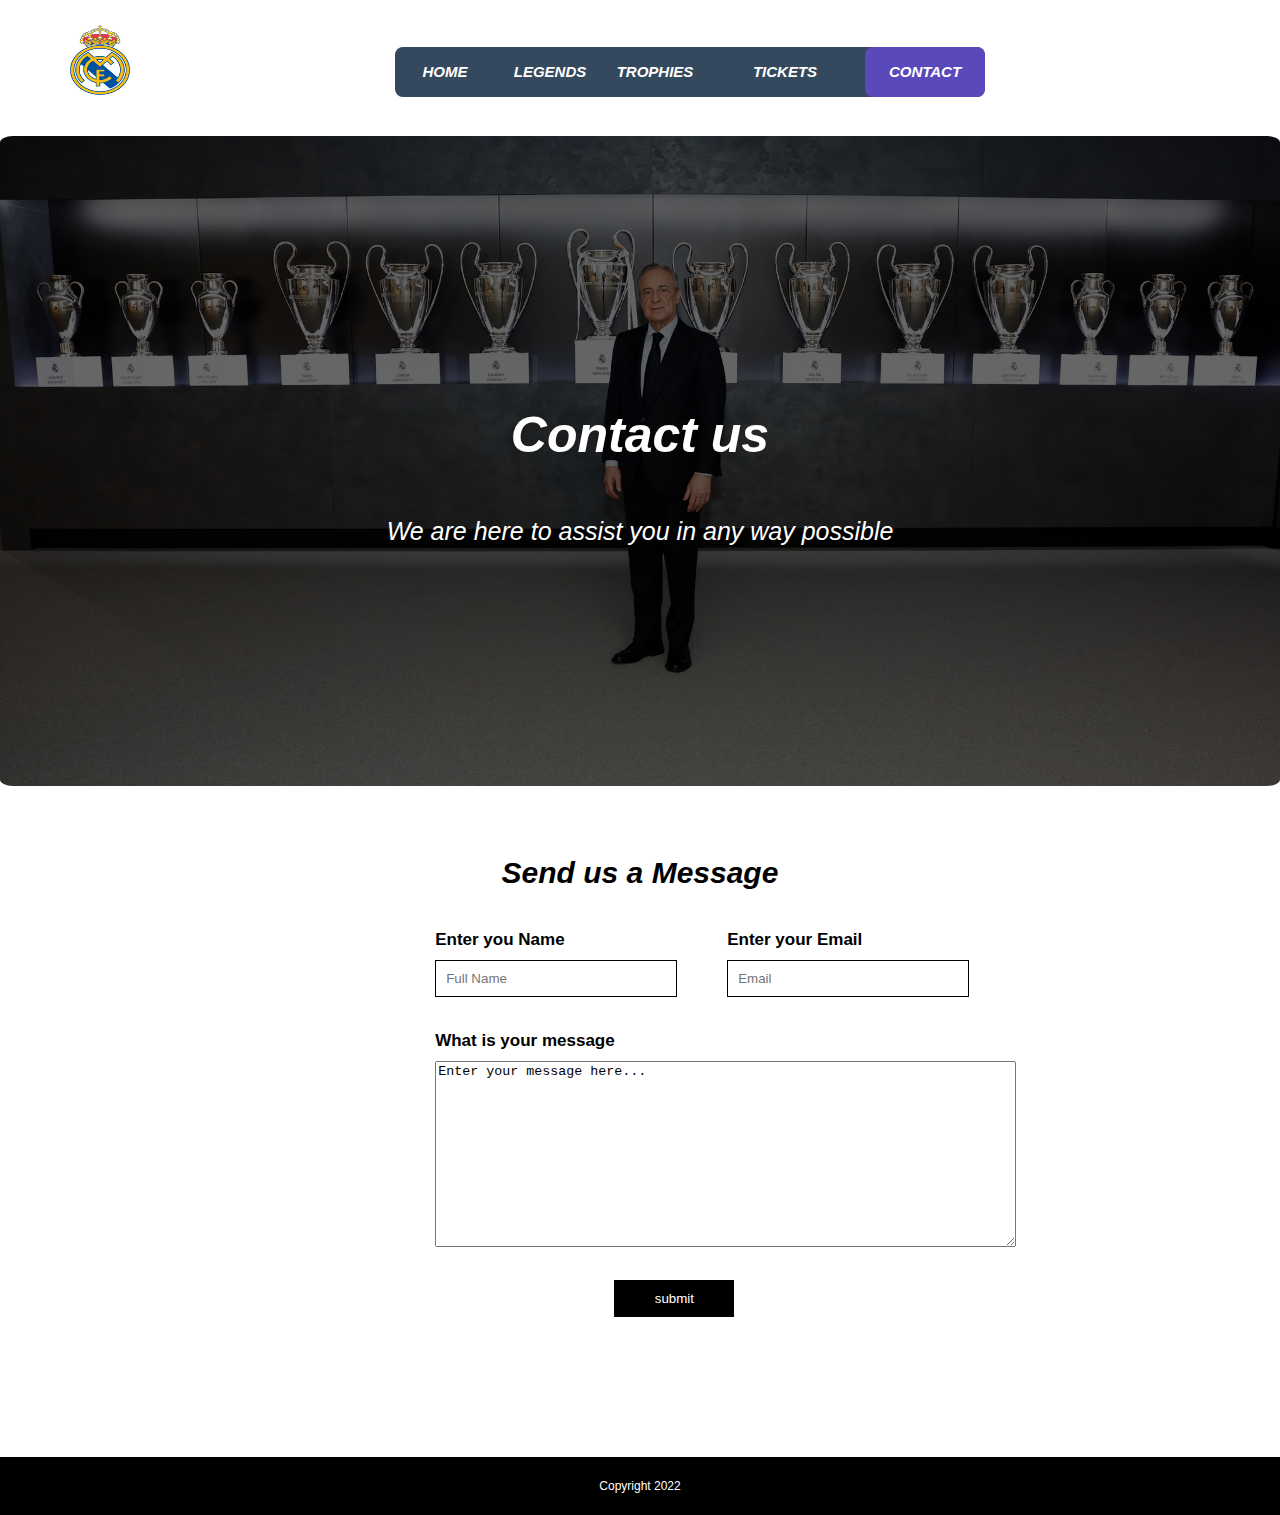
<file: HTML CSS/Contact us/index.html>
<!DOCTYPE html>
<html lang="en">
<head>
    <meta charset="UTF-8">
    <meta http-equiv="X-UA-Compatible" content="IE=edge">
    <meta name="viewport" content="width=device-width, initial-scale=1.0">
    <link rel="stylesheet" href="contact.css">
    <link rel="icon" type="image/x-icon" href="../homepage/Real-Madrid-icon.png">                     
    <title>Contact us</title>
    <script src="https://ajax.googleapis.com/ajax/libs/jquery/3.6.1/jquery.min.js"></script>
    <script>
        $(function () {
  $('nav a').filter(function () {
    return this.href === location.href;
  }).addClass('active');
});
    </script>
</head>
<body>
    <h1><div class="container">
        <a href="../homepage/index.html"><img class="real" src="../homepage/Real_madrid_logo_PNG1.png" alt=""></a>
        <nav>
            
            <a href="../homepage/index.html">Home</a>
            <a href="../Legends/index.html">Legends</a>
            <a href="../Trophies/index.html"a>Trophies</a>
            <a href="../Tickets/ticket/index.html">Tickets</a>
            <a href="index.html">Contact</a>
            <div class="animation start-home"></div>
        </nav></div></h1>
        <div class="hero">
            <h1 class="contact">Contact us</h1>
            <p>We are here to assist you in any way possible</p>
        </div>
        <div class="contact">
            <h1>Send us a Message</h1>
            <div class="contact_us">
                <form action="../homepage/index.html">
                    <div class="name_email">
                    <div class="name"><label for="name">Enter you Name</label><br>
                    <input id="name" type="text" name="name" placeholder="Full Name" required><br></div>
                    <div class="email"><label class="labell" for="email">Enter your Email</label><br>
                    <input id="email" type="email" name="email" placeholder="Email" required></div></div>
                    <br>
                    <label for="text">What is your message</label><br>
                    <textarea rows = "12" cols = "70" name = "description">Enter your message here...</textarea><br>
                    <input  class="soumettre" type = "submit" value = "submit" />
                </form>
            </div>
        </div>
    
        <div class="copyright">
            <p>Copyright 2022</p>
        </div>

</body>
</html>
</file>
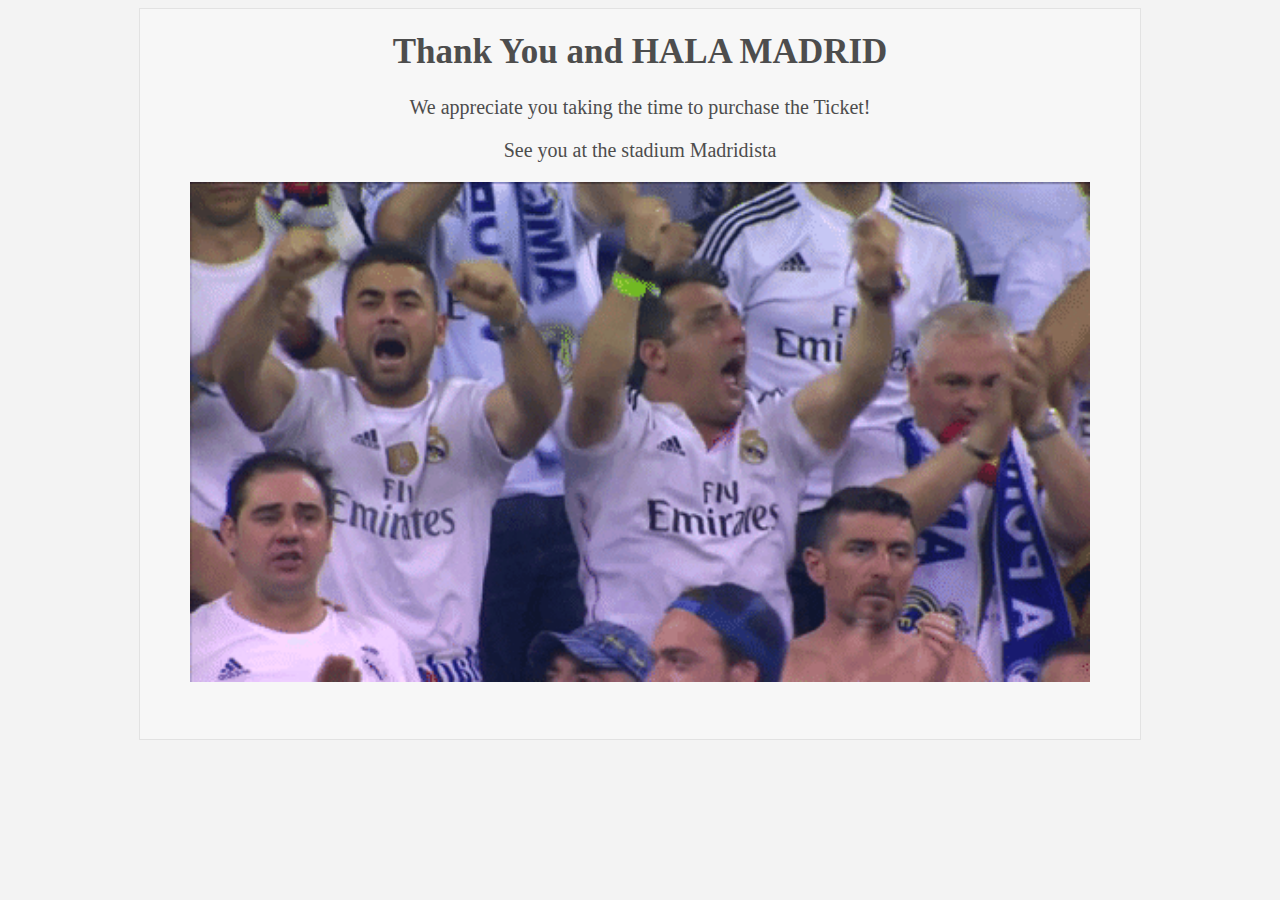
<file: HTML CSS/Tickets/index.html>
<!DOCTYPE html>
<html>
    <head>
        <title>Thank You Page</title>
        <link rel="stylesheet" href="Thankyou.css">
        <link rel="icon" type="image/x-icon" href="../homepage/Real-Madrid-icon.png">

    </head>
    <body>
        <div class="container">
            <h1>Thank You and HALA MADRID</h1>
            <p>We appreciate you taking the time to purchase the Ticket!</p>
            <p>See you at the stadium Madridista</p>
            <img src="./blancosksa-dy1ns.gif" alt="">
            
        </div>
    </body>
</html>
</file>
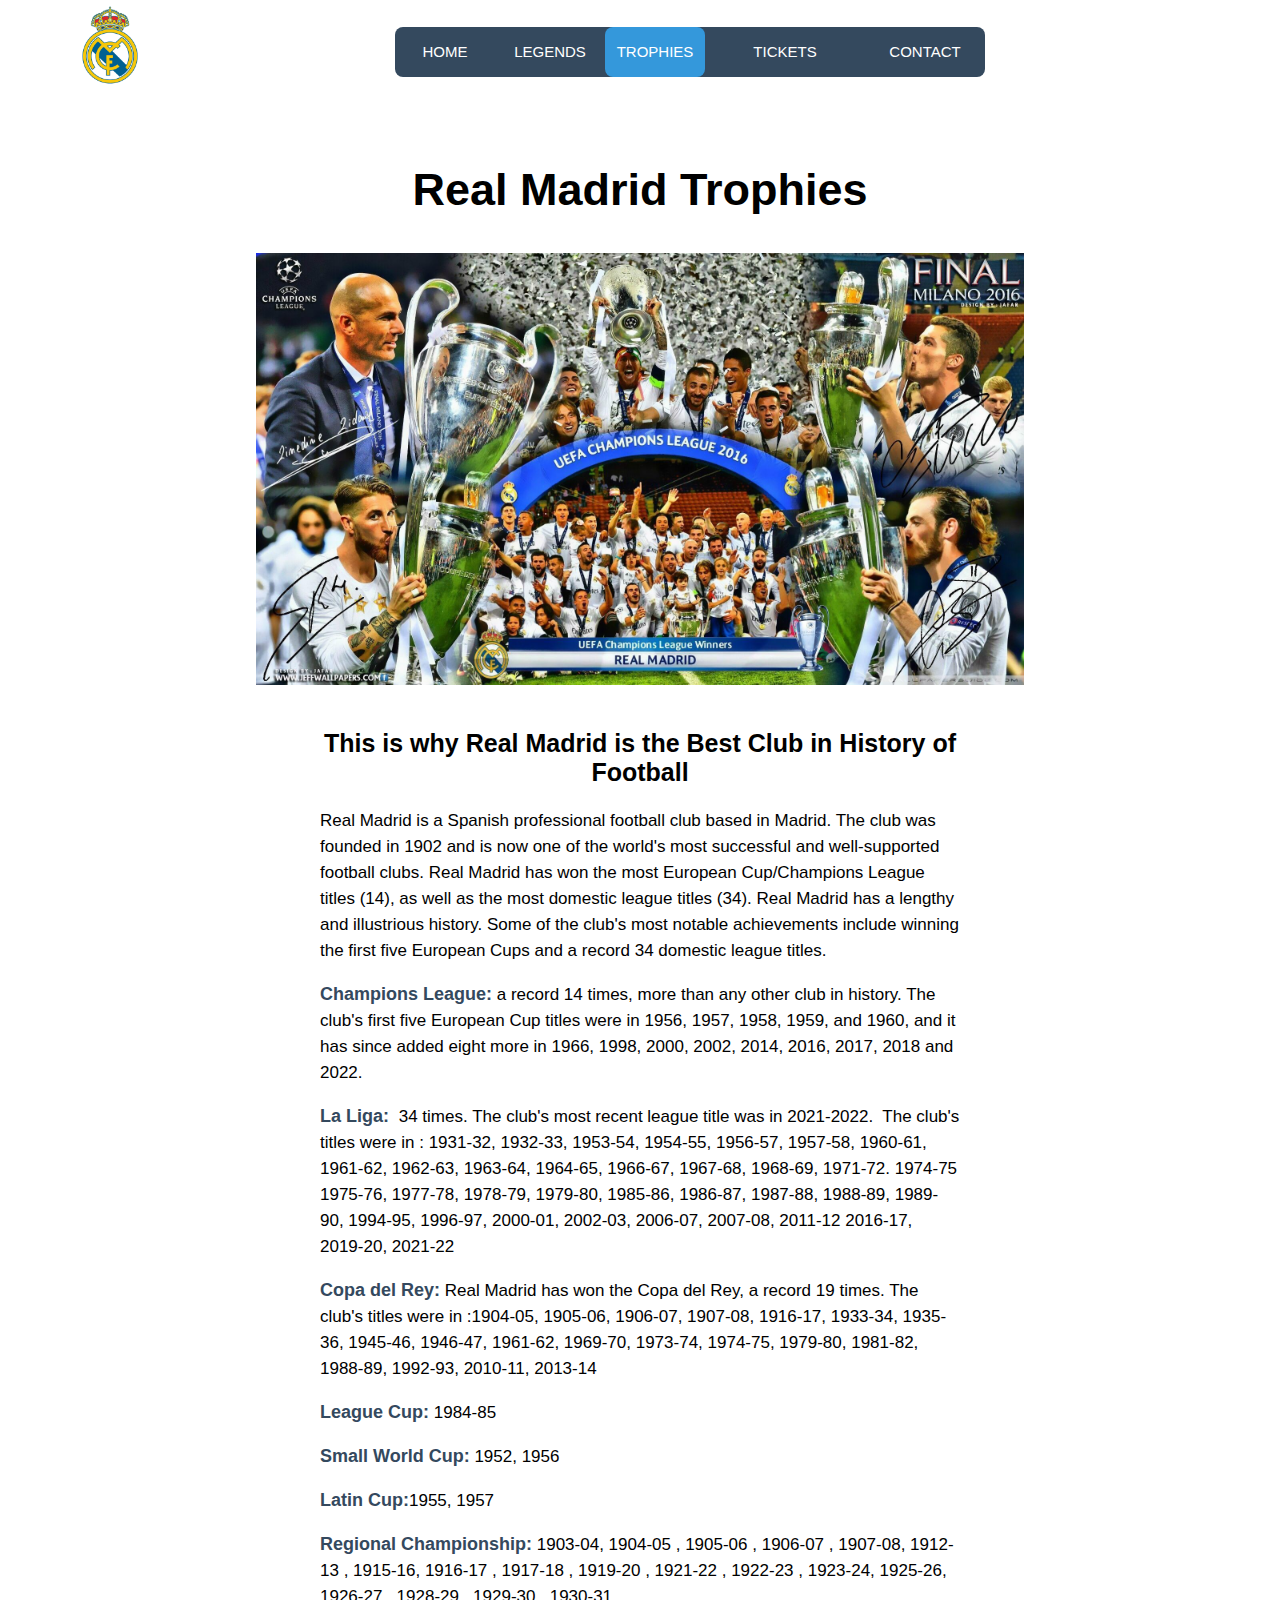
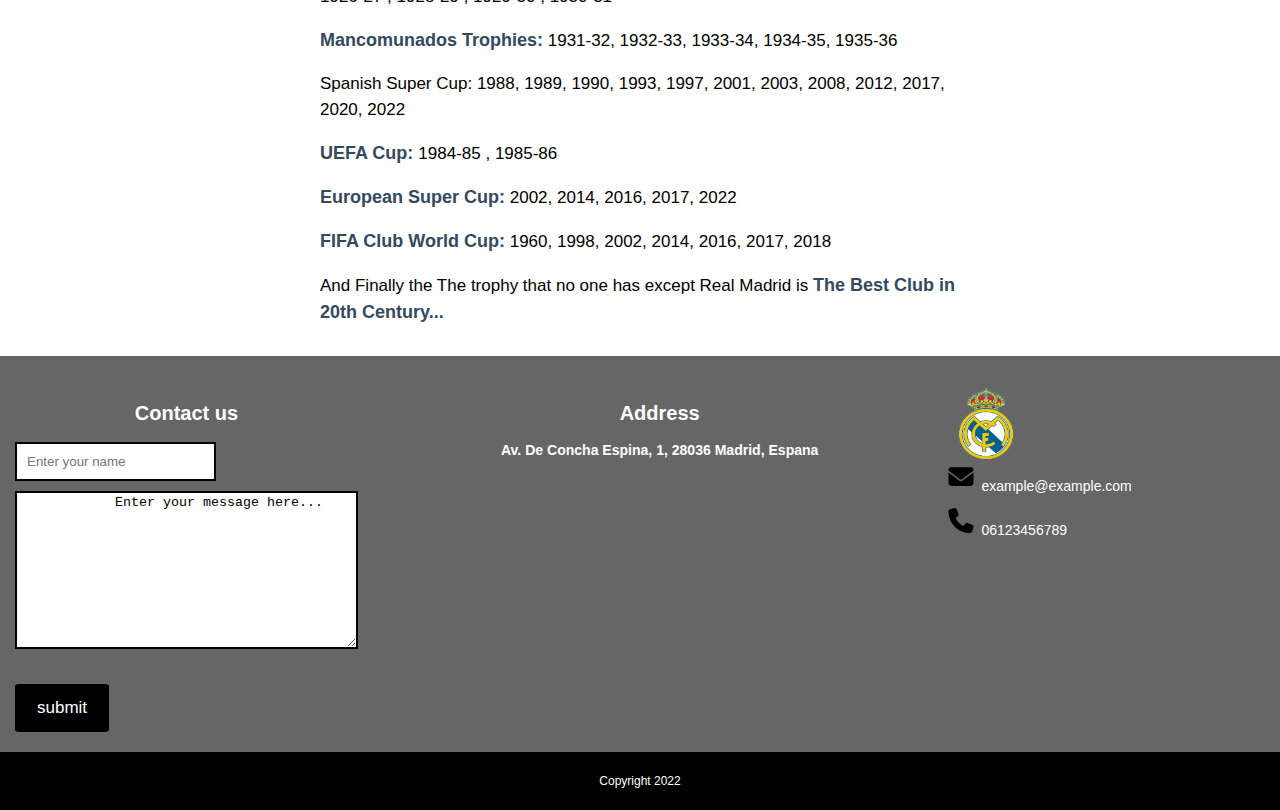
<file: HTML CSS/Trophies/index.html>
<!DOCTYPE html>
<html lang="en">
<head>
    <meta charset="UTF-8">
    <meta http-equiv="X-UA-Compatible" content="IE=edge">
    <meta name="viewport" content="width=device-width, initial-scale=1.0">
    <link rel="stylesheet" href="trophy.css">
    <link rel="icon" type="image/x-icon" href="../homepage/Real-Madrid-icon.png">
    <title>Trophies</title>
    <script src="https://ajax.googleapis.com/ajax/libs/jquery/3.6.1/jquery.min.js"></script>
    <script>
        $(function () {
  $('nav a').filter(function () {
    return this.href === location.href;
  }).addClass('active');
});
    </script>
</head>
<body>
    <div class="container">
        <a href="../homepage/index.html"><img class="real" src="../homepage/Real-Madrid-icon.png" alt=""></a>
        <nav>
            
            <a href="../homepage/index.html">Home</a>
            <a href="../Legends/index.html">Legends</a>
            <a href="index.html">Trophies</a>
            <a href="../Tickets/ticket/index.html">Tickets</a>
            <a href="../Contact us/index.html">Contact</a>
            <div class="animation start-home"></div>
        </nav></div>
        <h2 class="title">Real Madrid Trophies</h2>
        <img class='trophy'src="../trophy.jpg" alt="">
        <div class="text">
            <h2 class="begin">This is why Real Madrid is the Best Club in History of Football</h2>
            <p class="intro">Real Madrid is a Spanish professional football club based in Madrid. 
                The club was founded in 1902 and is now one of the world's most successful and well-supported football clubs.
                 Real Madrid has won the most European Cup/Champions League titles (14), as well as the most domestic league titles (34).
                Real Madrid has a lengthy and illustrious history. 
                Some of the club's most notable achievements include winning the first five European Cups and a record 34 domestic league titles.</p>
                
                <p><span>Champions League:</span> a record 14 times, more than any other club in history. The club's first five European Cup titles were in 1956, 1957, 1958, 1959, and 1960, and it has since added eight more in 1966, 1998, 2000, 2002, 2014, 2016, 2017, 2018 and 2022. </p>

                <p><span>La Liga: </span> 34 times. The club's most recent league title was in 2021-2022.  The club's titles were in : 1931-32, 1932-33, 1953-54, 1954-55, 1956-57, 1957-58, 1960-61, 1961-62, 1962-63, 1963-64, 1964-65, 1966-67, 1967-68, 1968-69, 1971-72. 1974-75 1975-76, 1977-78, 1978-79, 1979-80, 1985-86, 1986-87, 1987-88, 1988-89, 1989-90, 1994-95, 1996-97, 2000-01, 2002-03, 2006-07, 2007-08, 2011-12 2016-17, 2019-20, 2021-22
                </p>
                   <p> <span>Copa del Rey:</span> Real Madrid has won the Copa del Rey, a record 19 times. The club's titles were in :1904-05, 1905-06, 1906-07, 1907-08, 1916-17, 1933-34, 1935-36, 1945-46, 1946-47, 1961-62, 1969-70, 1973-74, 1974-75, 1979-80, 1981-82, 1988-89, 1992-93, 2010-11, 2013-14
                    </p>
                <p><span>League Cup:</span> 1984-85</p>
                <p><span>Small World Cup:</span> 1952, 1956</p>
                <p><span>Latin Cup:</span>1955, 1957</p>
                     
                <p><span>Regional Championship:</span>
                1903-04,  1904-05 , 1905-06 , 1906-07 , 1907-08,  1912-13 , 1915-16, 1916-17 ,
                    1917-18 , 1919-20 , 1921-22 , 1922-23 , 1923-24,  1925-26, 1926-27 , 1928-29 , 1929-30 , 1930-31</p>
                <p><span>Mancomunados Trophies:</span> 
                1931-32, 1932-33, 1933-34, 1934-35, 1935-36</p>
                <p>Spanish Super Cup: 1988, 1989, 1990, 1993, 1997, 2001, 2003, 2008, 2012, 2017, 2020, 2022</p>
                <p><span>UEFA Cup: </span>1984-85 , 1985-86</p>
                <p><span>European Super Cup:</span>
                    2002, 2014, 2016, 2017, 2022</p>
                <p><span> FIFA Club World Cup:</span> 1960, 1998, 2002, 2014, 2016, 2017, 2018</p>
                <p>And Finally the The trophy that no one has except Real Madrid is <span>The Best Club in 20th Century...</span></p>

        </div>
        
        <div class="footer">
            <div class="contact_us">
                <form action="#">
                    <h2>Contact us</h2>
                    <input type="text" placeholder="Enter your name">
                    <br>
                    <textarea rows = "10" cols = "40" name = "description">
            Enter your message here...
                     </textarea><br>
                     <input class="soumettre" type = "submit" value = "submit" />
                </form>
            </div>
            <div class="address">
                <h2>Address</h2>
                <h3>Av. De Concha Espina, 1,
                    28036 Madrid, Espana</h3>
            </div>
            <div class="info">
                
                <a href="#"><img class="logo2" src="../homepage/Real-Madrid-icon.png" alt="Logo"></a>
    
                <div class="email">
                    <img src="../homepage/envelope-solid.svg" alt="">
                    <p>example@example.com</p>
                </div>
                <div class="phone">
                    <img src="../homepage/phone-solid.svg" alt="">
                    <p>06123456789</p>
                </div>
            </div>
        </div>
    
        <div class="copyright">
            <p>Copyright 2022</p>
        </div>
</body>
</html>
</file>
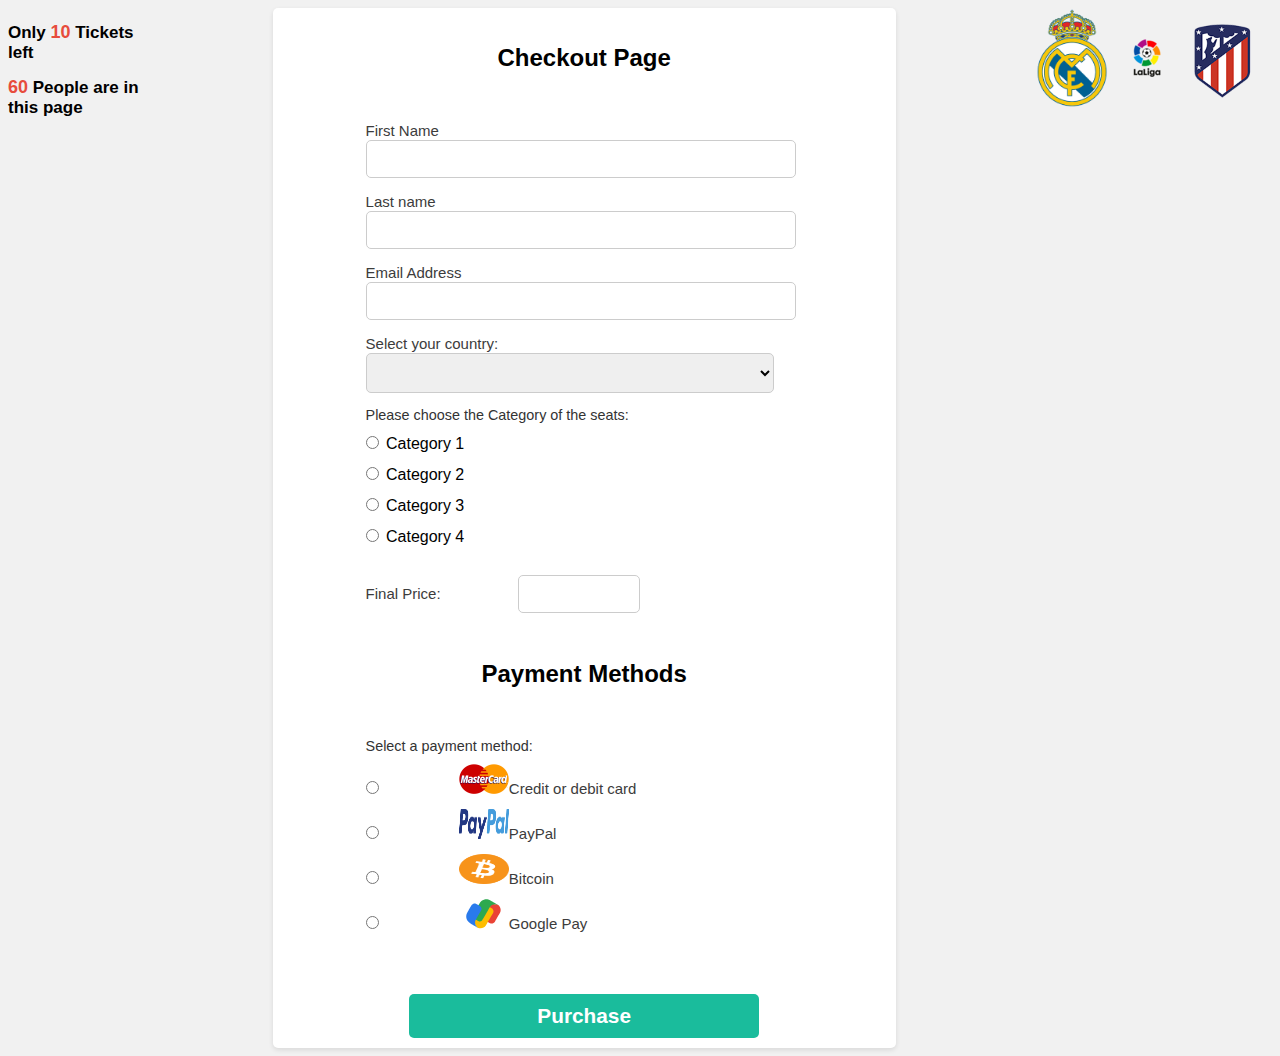
<file: HTML CSS/Tickets/real atleti/index.html>
<!DOCTYPE html>
<html lang="en">
<head>
    <meta charset="UTF-8">
    <meta http-equiv="X-UA-Compatible" content="IE=edge">
    <meta name="viewport" content="width=device-width, initial-scale=1.0">
    <link rel="stylesheet" href="../ticket valencia/ticketpage.css">
    <link rel="icon" type="image/x-icon" href="../../homepage/Real-Madrid-icon.png">

    <title>Checkout page</title>
</head>
<body>
    <div class="tick">

        <div class="scarsity">
            <h2>Only <span id="number">10</span> Tickets left</h2>
            <h2><span id="viewer-count">60</span> People are in this page</h2>
        </div>
        <div class="check_pay">
            
            <h1>Checkout Page</h1>
            <form action="../index.html">
                <label for="fname">First Name</label><br>
                <input type="text" name="first name" id="fname" required><br>
                <label for="lname">Last name</label><br>
                <input type="text" name="Last name" id="lname" required><br>
                <label for="email">Email Address</label><br>
                <input type="email" name="email" id="email" required><br>
                <label for="country">Select your country:</label><br>
                <select id="country" name="country" required>
                </select><br>
                <div class="help">
                <p>Please choose the Category of the seats:</p>
                <input type="radio" name="category" id="category1" value="Category 1" onchange="updatePrice()" required>
                <label for="category1">Category 1</label><br>
                <input type="radio" name="category" id="category2" value="Category 2" onchange="updatePrice()" required>
                <label for="category2">Category 2</label><br>
                <input type="radio" name="category" id="category3" value="Category 3" onchange="updatePrice()" required>
                <label for="category3">Category 3</label><br>
                <input type="radio" name="category" id="category4" value="Category 4" onchange="updatePrice()" required>
                <label for="category4">Category 4</label><br>
                <br></div>
                <div class="price">
                <label for="price">Final Price:</label>
                <input type="text" id="price" name="price" value="" readonly><br></div>
              
        

        <div class="payment">
            <h1>Payment Methods</h1>
            
                <p>Select a payment method:</p>
                <input type="radio" name="payment" id="payment_card" value="card">
                <label for="payment_card"><img src="../../Mastercard.PNG" alt="Card" width="50px" height="30px">Credit or debit card</label><br>
                <input type="radio" name="payment" id="payment_paypal" value="paypal">
                <label for="payment_paypal"><img src="../../paypal.png" alt="PayPal" width="50px" height="30px">PayPal</label><br>
                <input type="radio" name="payment" id="Bitcoin" value="Bitcoin">
                <label for="Bitcoin"><img src="../../Bitcoin.svg.png" alt="Bitcoin" width="50px" height="30px">Bitcoin</label><br>
                <input type="radio" name="payment" id="payment_google_pay" value="google_pay">
                <label for="payment_google_pay"><img src="../../google-pay-logo-2020.svg" alt="Google Pay" width="50px" height="30px">Google Pay</label><br>
                <input type="submit" value="Purchase">
              </form>
              
              
              
        </div></div>
        
        <div class="pictures">
                <img src="../../homepage/Real-Madrid-icon.png" alt="">
                <img class="liga" src="../../LigaSantander.png" alt="">
                <img src="../../atletico_mediano.png" alt="">
    
        </div></div>
        <script src="web.js"></script>
</body>
</html>
</file>
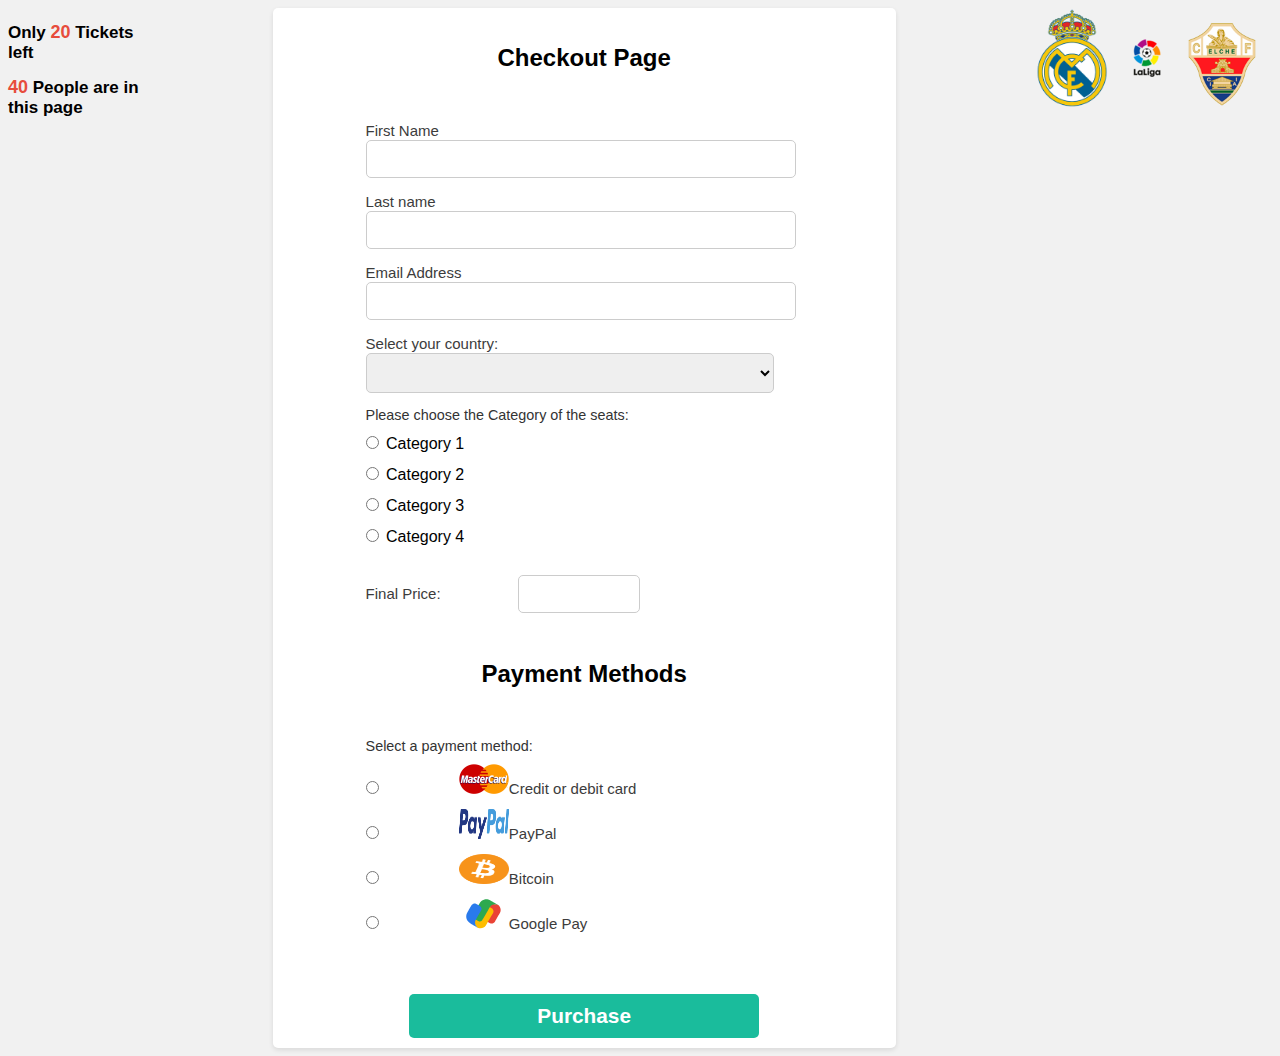
<file: HTML CSS/Tickets/real elche/index.html>
<!DOCTYPE html>
<html lang="en">
<head>
    <meta charset="UTF-8">
    <meta http-equiv="X-UA-Compatible" content="IE=edge">
    <meta name="viewport" content="width=device-width, initial-scale=1.0">
    <link rel="stylesheet" href="../ticket valencia//ticketpage.css">
    <link rel="icon" type="image/x-icon" href="../../homepage/Real-Madrid-icon.png">

    <title>Checkout page</title>
</head>
<body>
    <div class="tick">

        <div class="scarsity">
            <h2>Only <span id="number">20</span> Tickets left</h2>
            <h2><span id="viewer-count">40</span> People are in this page</h2>
        </div>
        <div class="check_pay">
            
            <h1>Checkout Page</h1>
            <form action="../index.html">
                <label for="fname">First Name</label><br>
                <input type="text" name="first name" id="fname" required><br>
                <label for="lname">Last name</label><br>
                <input type="text" name="Last name" id="lname" required><br>
                <label for="email">Email Address</label><br>
                <input type="email" name="email" id="email" required><br>
                <label for="country">Select your country:</label><br>
                <select id="country" name="country" required>
                </select><br>
                <div class="help">
                <p>Please choose the Category of the seats:</p>
                <input type="radio" name="category" id="category1" value="Category 1" onchange="updatePrice()" required>
                <label for="category1">Category 1</label><br>
                <input type="radio" name="category" id="category2" value="Category 2" onchange="updatePrice()" required>
                <label for="category2">Category 2</label><br>
                <input type="radio" name="category" id="category3" value="Category 3" onchange="updatePrice()" required>
                <label for="category3">Category 3</label><br>
                <input type="radio" name="category" id="category4" value="Category 4" onchange="updatePrice()" required>
                <label for="category4">Category 4</label><br>
                <br></div>
                <div class="price">
                <label for="price">Final Price:</label>
                <input type="text" id="price" name="price" value="" readonly><br></div>
              
        

        <div class="payment">
            <h1>Payment Methods</h1>
            
                <p>Select a payment method:</p>
                <input type="radio" name="payment" id="payment_card" value="card">
                <label for="payment_card"><img src="../../Mastercard.PNG" alt="Card" width="50px" height="30px">Credit or debit card</label><br>
                <input type="radio" name="payment" id="payment_paypal" value="paypal">
                <label for="payment_paypal"><img src="../../paypal.png" alt="PayPal" width="50px" height="30px">PayPal</label><br>
                <input type="radio" name="payment" id="Bitcoin" value="Bitcoin">
                <label for="Bitcoin"><img src="../../Bitcoin.svg.png" alt="Bitcoin" width="50px" height="30px">Bitcoin</label><br>
                <input type="radio" name="payment" id="payment_google_pay" value="google_pay">
                <label for="payment_google_pay"><img src="../../google-pay-logo-2020.svg" alt="Google Pay" width="50px" height="30px">Google Pay</label><br>
                <input type="submit" value="Purchase">
              </form>
              
              
              
        </div></div>
        
        <div class="pictures">
                <img src="../../homepage/Real-Madrid-icon.png" alt="">
                <img class="liga" src="../../LigaSantander.png" alt="">
                <img src="../../elche_mediano.png" alt="">
    
        </div></div>
        <script src="app.js"></script>
</body>
</html>
</file>
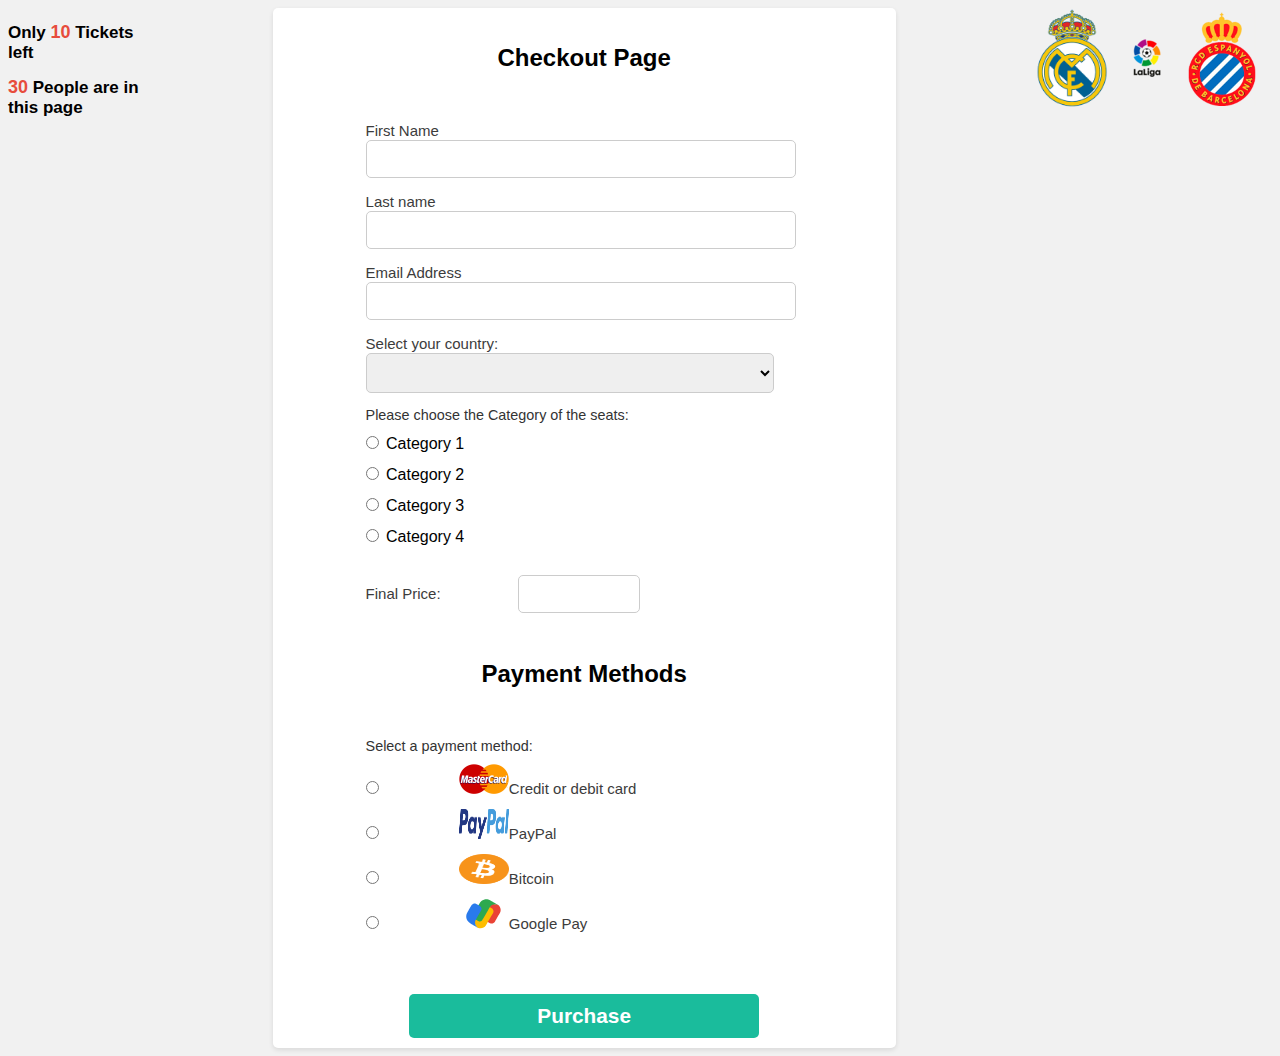
<file: HTML CSS/Tickets/ticket espagnol/index.html>
<!DOCTYPE html>
<html lang="en">
<head>
    <meta charset="UTF-8">
    <meta http-equiv="X-UA-Compatible" content="IE=edge">
    <meta name="viewport" content="width=device-width, initial-scale=1.0">
    <link rel="stylesheet" href="../ticket valencia/ticketpage.css">
    <link rel="icon" type="image/x-icon" href="../../homepage/Real-Madrid-icon.png">

    <title>Checkout page</title>
</head>
<body>
    <div class="tick">

        <div class="scarsity">
            <h2>Only <span id="number">10</span> Tickets left</h2>
            <h2><span id="viewer-count">30</span> People are in this page</h2>
        </div>
        <div class="check_pay">
            
            <h1>Checkout Page</h1>
            <form action="../index.html">
                <label for="fname">First Name</label><br>
                <input type="text" name="first name" id="fname" required><br>
                <label for="lname">Last name</label><br>
                <input type="text" name="Last name" id="lname" required><br>
                <label for="email">Email Address</label><br>
                <input type="email" name="email" id="email" required><br>
                <label for="country">Select your country:</label><br>
                <select id="country" name="country" required>
                </select><br>
                <div class="help">
                <p>Please choose the Category of the seats:</p>
                <input type="radio" name="category" id="category1" value="Category 1" onchange="updatePrice()" required>
                <label for="category1">Category 1</label><br>
                <input type="radio" name="category" id="category2" value="Category 2" onchange="updatePrice()" required>
                <label for="category2">Category 2</label><br>
                <input type="radio" name="category" id="category3" value="Category 3" onchange="updatePrice()" required>
                <label for="category3">Category 3</label><br>
                <input type="radio" name="category" id="category4" value="Category 4" onchange="updatePrice()" required>
                <label for="category4">Category 4</label><br>
                <br></div>
                <div class="price">
                <label for="price">Final Price:</label>
                <input type="text" id="price" name="price" value="" readonly><br></div>
              
        

        <div class="payment">
            <h1>Payment Methods</h1>
            
                <p>Select a payment method:</p>
                <input type="radio" name="payment" id="payment_card" value="card">
                <label for="payment_card"><img src="../../Mastercard.PNG" alt="Card" width="50px" height="30px">Credit or debit card</label><br>
                <input type="radio" name="payment" id="payment_paypal" value="paypal">
                <label for="payment_paypal"><img src="../../paypal.png" alt="PayPal" width="50px" height="30px">PayPal</label><br>
                <input type="radio" name="payment" id="Bitcoin" value="Bitcoin">
                <label for="Bitcoin"><img src="../../Bitcoin.svg.png" alt="Bitcoin" width="50px" height="30px">Bitcoin</label><br>
                <input type="radio" name="payment" id="payment_google_pay" value="google_pay">
                <label for="payment_google_pay"><img src="../../google-pay-logo-2020.svg" alt="Google Pay" width="50px" height="30px">Google Pay</label><br>
                <input type="submit" value="Purchase">
              </form>
              
              
              
        </div></div>
        
        <div class="pictures">
                <img src="../../homepage/Real-Madrid-icon.png" alt="">
                <img class="liga" src="../../LigaSantander.png" alt="">
                <img src="../../espanyol_mediano.png" alt="">
    
        </div></div>
        <script src="hello.js"></script>
</body>
</html>
</file>
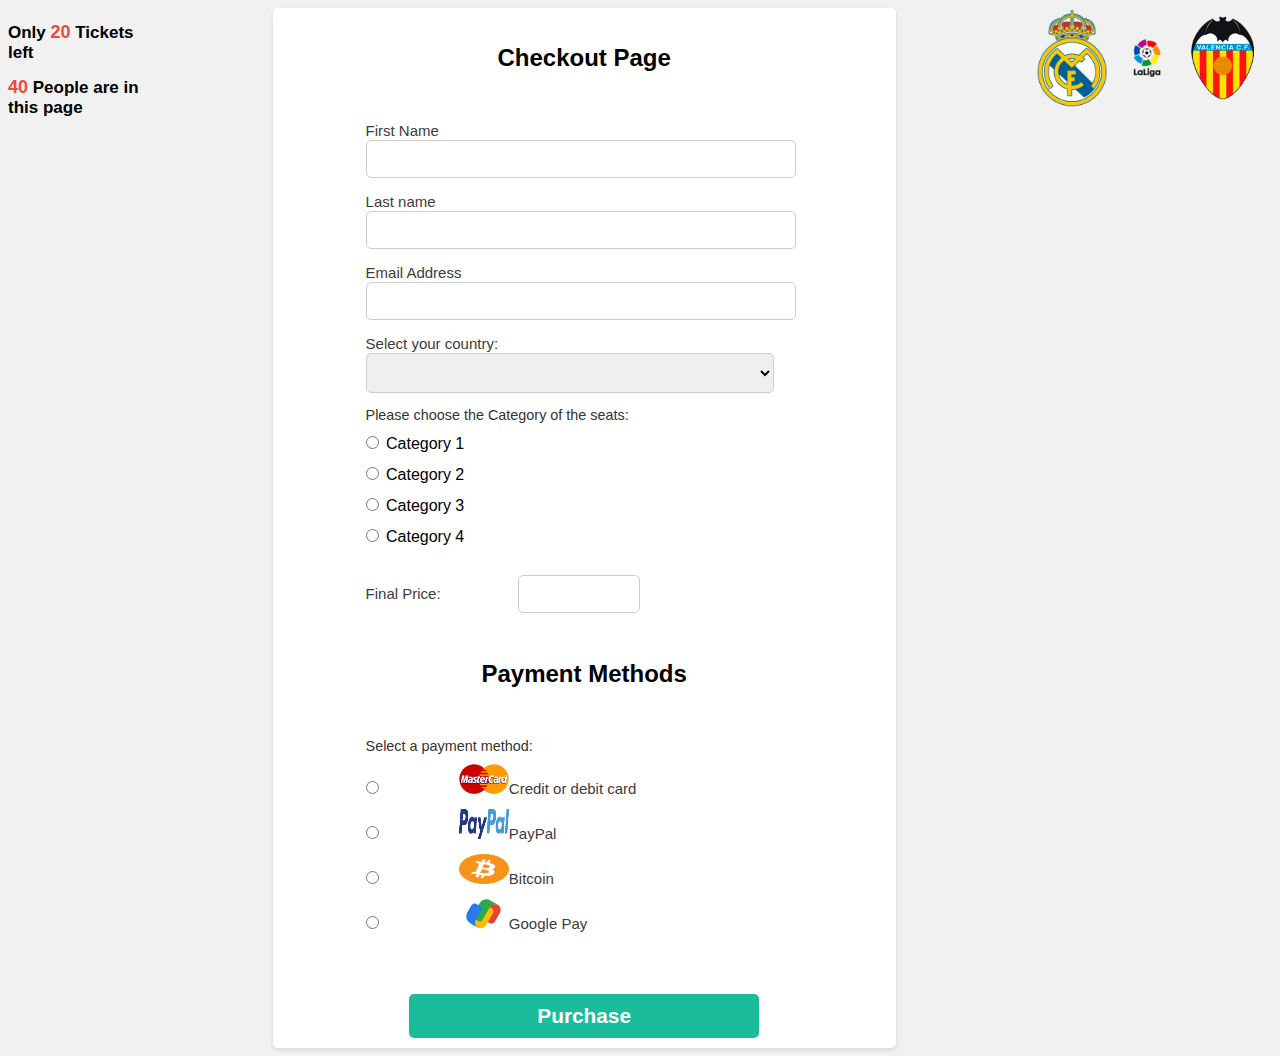
<file: HTML CSS/Tickets/ticket valencia/index.html>
<!DOCTYPE html>
<html lang="en">
<head>
    <meta charset="UTF-8">
    <meta http-equiv="X-UA-Compatible" content="IE=edge">
    <meta name="viewport" content="width=device-width, initial-scale=1.0">
    <link rel="stylesheet" href="ticketpage.css">
    <link rel="icon" type="image/x-icon" href="../../homepage/Real-Madrid-icon.png">

    <title>Checkout page</title>
</head>
<body>
    <div class="tick">

        <div class="scarsity">
            <h2>Only <span id="number">20</span> Tickets left</h2>
            <h2><span id="viewer-count">40</span> People are in this page</h2>
        </div>
        <div class="check_pay">
            
            <h1>Checkout Page</h1>
            <form action="../index.html">
                <label for="fname">First Name</label><br>
                <input type="text" name="first name" id="fname" required><br>
                <label for="lname">Last name</label><br>
                <input type="text" name="Last name" id="lname" required><br>
                <label for="email">Email Address</label><br>
                <input type="email" name="email" id="email" required><br>
                <label for="country">Select your country:</label><br>
                <select id="country" name="country" required>
                </select><br>
                <div class="help">
                <p>Please choose the Category of the seats:</p>
                <input type="radio" name="category" id="category1" value="Category 1" onchange="updatePrice()" required>
                <label for="category1">Category 1</label><br>
                <input type="radio" name="category" id="category2" value="Category 2" onchange="updatePrice()" required>
                <label for="category2">Category 2</label><br>
                <input type="radio" name="category" id="category3" value="Category 3" onchange="updatePrice()" required>
                <label for="category3">Category 3</label><br>
                <input type="radio" name="category" id="category4" value="Category 4" onchange="updatePrice()" required>
                <label for="category4">Category 4</label><br>
                <br></div>
                <div class="price">
                <label for="price">Final Price:</label>
                <input type="text" id="price" name="price" value="" readonly><br></div>
              
        

        <div class="payment">
            <h1>Payment Methods</h1>
            
                <p>Select a payment method:</p>
                <input type="radio" name="payment" id="payment_card" value="card">
                <label for="payment_card"><img src="../../Mastercard.PNG" alt="Card" width="50px" height="30px">Credit or debit card</label><br>
                <input type="radio" name="payment" id="payment_paypal" value="paypal">
                <label for="payment_paypal"><img src="../../paypal.png" alt="PayPal" width="50px" height="30px">PayPal</label><br>
                <input type="radio" name="payment" id="Bitcoin" value="Bitcoin">
                <label for="Bitcoin"><img src="../../Bitcoin.svg.png" alt="Bitcoin" width="50px" height="30px">Bitcoin</label><br>
                <input type="radio" name="payment" id="payment_google_pay" value="google_pay">
                <label for="payment_google_pay"><img src="../../google-pay-logo-2020.svg" alt="Google Pay" width="50px" height="30px">Google Pay</label><br>
                <input type="submit" value="Purchase">
              </form>
              
              
              
        </div></div>
        
        <div class="pictures">
                <img src="../../homepage/Real-Madrid-icon.png" alt="">
                <img class="liga" src="../../LigaSantander.png" alt="">
                <img src="../../valencia_mediano.png" alt="">
    
        </div></div>
        <script src="script.js"></script>
</body>
</html>
</file>
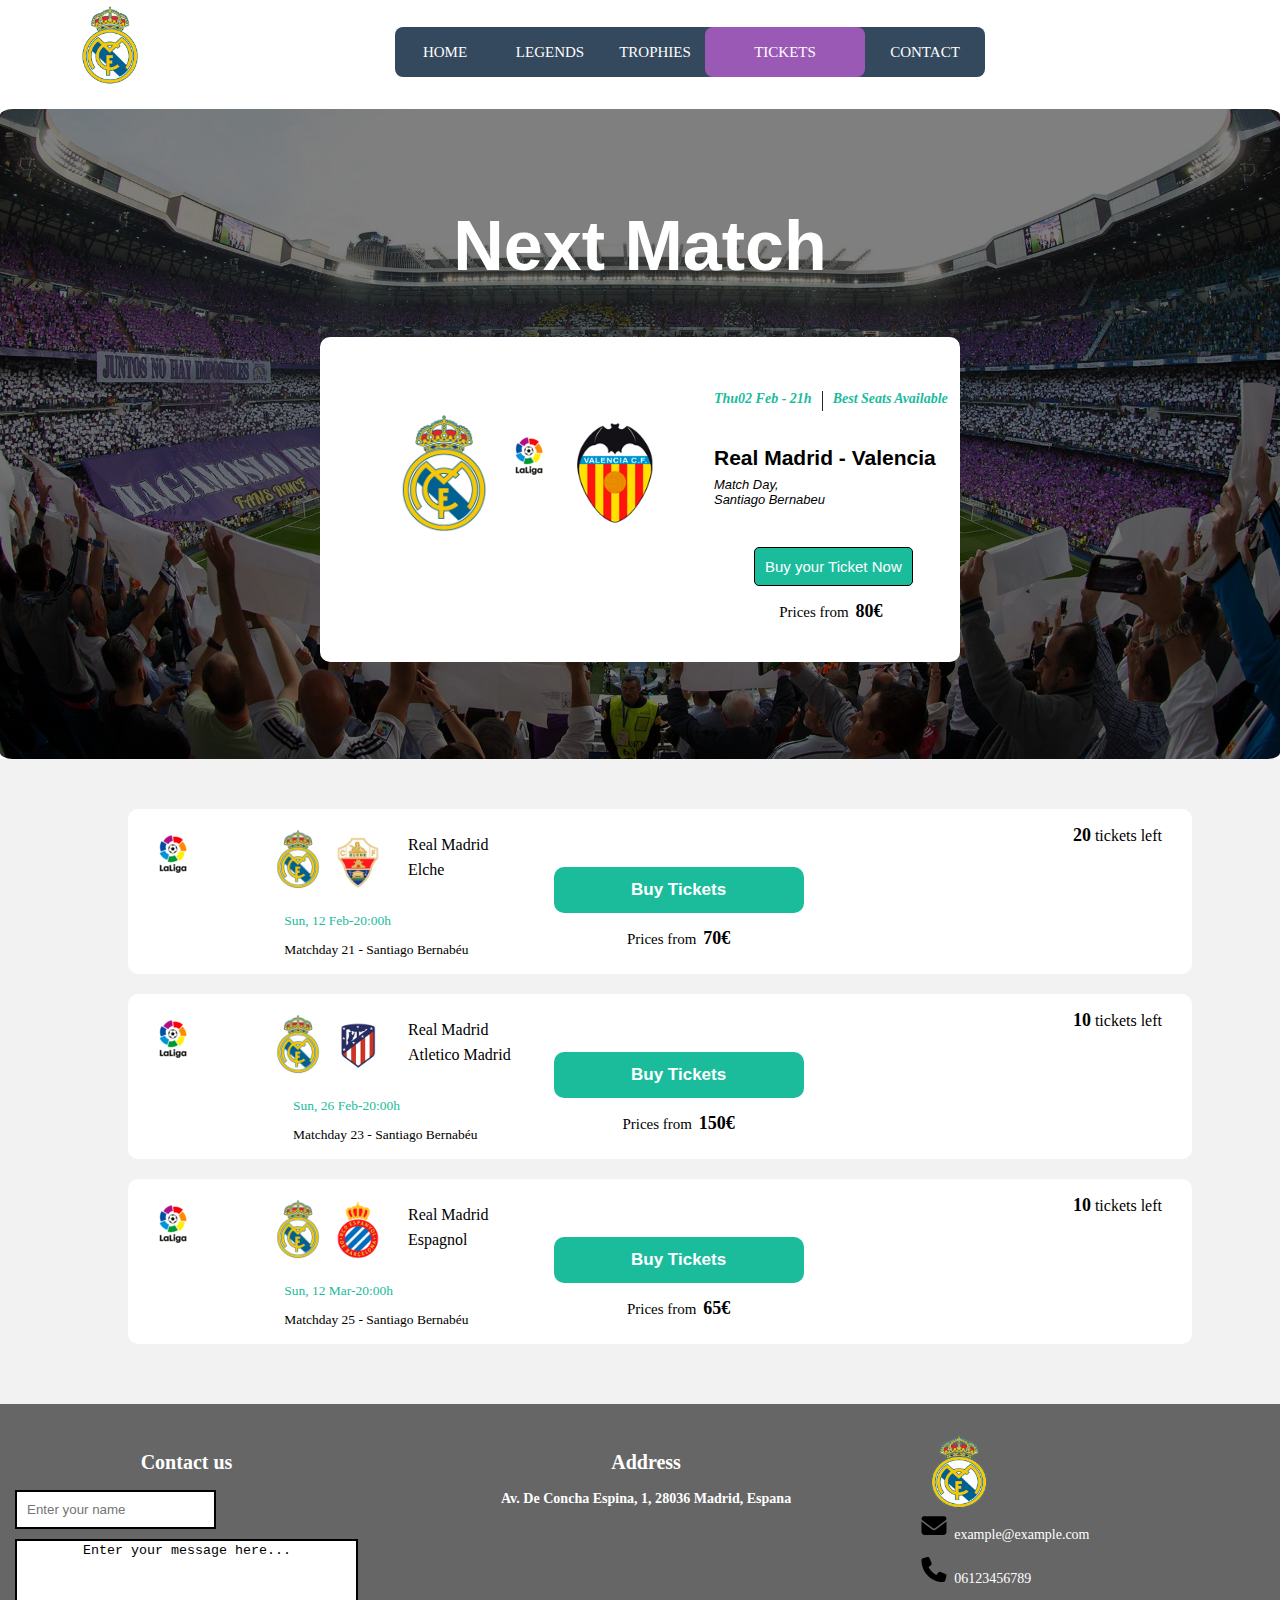
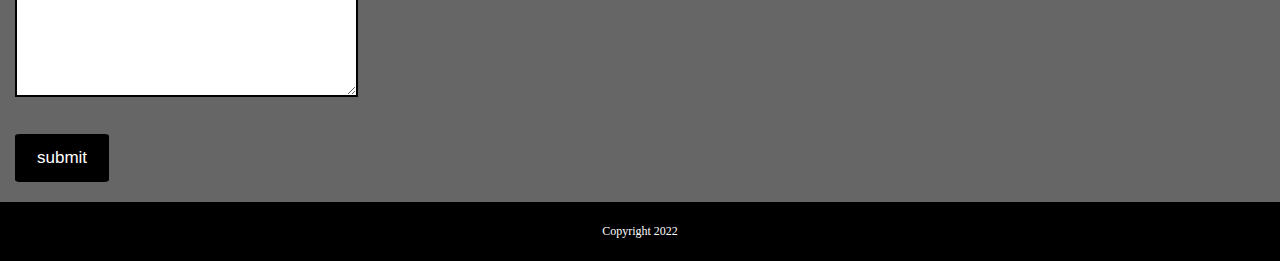
<file: HTML CSS/Tickets/ticket/index.html>
<!DOCTYPE html>
<html lang="en">
<head>
    <meta charset="UTF-8">
    <meta http-equiv="X-UA-Compatible" content="IE=edge">
    <meta name="viewport" content="width=device-width, initial-scale=1.0">
    <link rel="stylesheet" href="../ticket.css">
    <link rel="icon" type="image/x-icon" href="../../homepage/Real-Madrid-icon.png">
    <title>Tickets</title>
    <script src="https://ajax.googleapis.com/ajax/libs/jquery/3.6.1/jquery.min.js"></script>
    <script>
        $(function () {
  $('nav a').filter(function () {
    return this.href === location.href;
  }).addClass('active');
});
    </script>
</head>
<body>
    <div class="container">
        <a href="../../homepage/index.html"><img class="real" src="../../homepage/Real-Madrid-icon.png" alt=""></a>
        <nav>
            
            <a href="../../homepage/index.html" >Home</a>
            <a href="../../Legends/index.html">Legends</a>
            <a href="../../Trophies/index.html" >Trophies</a>
            <a href="index.html" >Tickets</a>
            <a href="../../Contact us/index.html">Contact</a>
            <div class="animation start-home"></div>
        </nav></div>
    <div class="hero">
        <div class="heado">
            <h1 class="nextM">Next Match</h1>
        </div>
        <div class="next">
            <div class="pictures">
                <img src="../../homepage/Real-Madrid-icon.png" alt="">
                <img class="liga" src="../../LigaSantander.png" alt="">
                <img src="../../valencia_mediano.png" alt="">
            </div>
            <div class="details">
                <div class="time">
                    <p class="date">Thu02 Feb - 21h</p>
                    <p class="seats">Best Seats Available</p>
                </div>
                <p class="match">Real Madrid - Valencia</p>
                <p class="day">Match Day,</p>
                <p class="stad">Santiago Bernabeu</p>
                <a href="../ticket valencia/index.html"><button>Buy your Ticket Now</button></a>
                <p class="price">Prices from <span>80€</span></p>
            </div>
        </div>
    </div>





    <div class="match_tickets">
    <div class="football">
            <div class="hello">
                    <div class="tani">
                        <div class="laliga">
                            <img src="../../LigaSantander.png" alt="">
                        </div>
                        <div class="tsawr">
                            <img src="../../homepage/Real-Madrid-icon.png" alt="">
                            <img src="../../elche_mediano.png" alt="">
                        </div>


                        <div class="club">
                            <p>Real Madrid</p>
                            <p>Elche</p>
                        </div>
                    </div>
                    <div class="matchday">
                        <p class="date">Sun, 12 Feb-20:00h</p>
                        <p>Matchday 21 - Santiago Bernabéu</p>
                    </div>
                
            </div>    
            <div class="ticket">
                <a href="../real elche/index.html"><button id="button1">Buy Tickets</button></a>
                <p>Prices from <span>70€</span></p>
            </div>
            <div class="ticket-number">
                <p><span id="number1">20</span> tickets left</p>
            </div>
    </div>


    <div class="football">
        <div class="hello">
                <div class="tani">
                    <div class="laliga">
                        <img src="../../LigaSantander.png" alt="">
                    </div>
                    <div class="tsawr">
                        <img src="../../homepage/Real-Madrid-icon.png" alt="">
                        <img src="../../atletico_mediano.png" alt="">
                    </div>


                    <div class="club">
                        <p>Real Madrid</p>
                        <p>Atletico Madrid</p>
                    </div>
                </div>
                <div class="matchday">
                    <p class="date">Sun, 26 Feb-20:00h</p>
                    <p>Matchday 23 - Santiago Bernabéu</p>
                </div>
            
        </div>    
        <div class="ticket">
            <a href="../real atleti/index.html"><button id="button2">Buy Tickets</button></a>
            <p>Prices from <span>150€</span></p>
        </div>
        <div class="ticket-number">
            <p><span id="number2">10</span> tickets left</p>
        </div>
</div>
<div class="football">
    <div class="hello">
            <div class="tani">
                <div class="laliga">
                    <img src="../../LigaSantander.png" alt="">
                </div>
                <div class="tsawr">
                    <img src="../../homepage/Real-Madrid-icon.png" alt="">
                    <img src="../../espanyol_mediano.png" alt="">
                </div>


                <div class="club">
                    <p>Real Madrid</p>
                    <p>Espagnol</p>
                </div>
            </div>
            <div class="matchday">
                <p class="date">Sun, 12 Mar-20:00h</p>
                <p>Matchday 25 - Santiago Bernabéu</p>
            </div>
        
    </div>    
    <div class="ticket">
        <a href="../ticket espagnol/index.html"><button id="button3">Buy Tickets</button></a>
        <p >Prices from <span>65€</span></p>
    </div>
    <div class="ticket-number">
        <p><span id="number3">10</span> tickets left</p>
    </div>
</div>
    
    <div class="footer">
        <div class="contact_us">
            <form action="#">
                <h2>Contact us</h2>
                <input type="text" placeholder="Enter your name">
                <br>
                <textarea rows = "10" cols = "40" name = "description">
        Enter your message here...
                 </textarea><br>
                 <input class="soumettre" type = "submit" value = "submit" />
            </form>
        </div>
        <div class="address">
            <h2>Address</h2>
            <h3>Av. De Concha Espina, 1,
                28036 Madrid, Espana</h3>
        </div>
        <div class="info">
            
            <a href="#"><img class="logo2" src="../../homepage/Real-Madrid-icon.png" alt="Logo"></a>

            <div class="email">
                <img src="../../homepage/envelope-solid.svg" alt="">
                <p>example@example.com</p>
            </div>
            <div class="phone">
                <img src="../../homepage/phone-solid.svg" alt="">
                <p>06123456789</p>
            </div>
        </div>
    </div>

    <div class="copyright">
        <p>Copyright 2022</p>
    </div></div>

    <script src="../app.js"></script>
    </body>
    
      
</html>
</file>
<file: HTML CSS/Contact us/contact.css>
@media only screen and (max-width: 600px){
	.container{
		display: block !important;
	}
	nav{
		width: 100% !important;
		overflow: scroll;
	}
	.contact{
		font-size: 45px !important;
	}
	p{
		font-size: 25px !important;
	}
	.name_email{
		display:block !important;
	}
	#name{
		width: 340px !important;
		margin-left: -54% !important;
	}
	#email{
		width: 340px !important;
		margin-left: -100% !important;
	}
	.labell{
		margin-left: -60px !important;
	}
	textarea{
		margin-left: -55% !important;
		width: 360px !important;

	}
	label{
		font-size: 20px !important;
		margin-left: -14px !important;
	}
	.soumettre{
		margin-left: -1px !important;
	}
	.real{
		margin-left: -10px !important;
	}
}



body{
	font-family: "Open Sans", Impact, sans-serif;
}
nav {
	margin: 27px auto 0;

	position: relative;
	width: 590px;
	height: 50px;
	background-color: #34495e;
	border-radius: 8px;
	font-size: 0;
}
nav a {
	line-height: 50px;
	height: 100%;
	font-size: 15px;
	display: inline-block;
	position: relative;
	z-index: 1;
	text-decoration: none;
	text-transform: uppercase;
	text-align: center;
	color: white;
	cursor: pointer;
}
nav .active {
	color: white;
	background-color: #5a49bb;
	border-radius: 8px;
  }
.container{
	display: flex;
}
nav .animation {
	position: absolute;
	height: 100%;
	top: 0;
	z-index: 0;
	transition: all .5s ease 0s;
	border-radius: 8px;
}
a:nth-child(1) {
	width: 100px;
}
a:nth-child(2) {
	width: 110px;
}
a:nth-child(3) {
	width: 100px;
}
a:nth-child(4) {
	width: 160px;
}
a:nth-child(5) {
	width: 120px;
}
nav .start-home, a:nth-child(1):hover~.animation {
	width: 100px;
	left: 0;
}
nav .start-about, a:nth-child(2):hover~.animation {
	width: 110px;
	left: 100px;
	background-color: #e74c3c;
}
nav .start-blog, a:nth-child(3):hover~.animation {
	width: 100px;
	left: 210px;
	background-color: #3498db;
}
nav .start-portefolio, a:nth-child(4):hover~.animation {
	width: 160px;
	left: 310px;
	background-color: #9b59b6;
}
nav .start-contact, a:nth-child(5):hover~.animation {
	width: 120px;
	left: 470px;
	background-color: #5a49bb;
}
.real{
    margin:5px 0 0 70px;
    height: 70px;
    width: 60px
}


body {
    margin: 0;
	font-size: 12px;
	font-family: sans-serif; }
input{
	border: 1px solid black;
	padding: 10px;
	width: 220px;
	margin: 10px 0 20px;
	
}
h1{
	text-align: center;
	font-size: 30px;
}
.contact{
	padding: 50px 0 20px;
	width: 80%;
	margin-left: 10%;
}
.contact_us{
	margin-left: 30%;
	padding-top: 20px;
}
.name_email{
	display: flex;
}
.email{
	margin-left: 50px;
}
label{
	font-size: 17px;
	font-weight: bold;
	
}
textarea{
	margin: 10px 0 20px;
}

.soumettre{
	background-color: black;
	color: white;
	padding: 10px;
	text-align: center;
	width: 120px;
	margin-left: 25%;
	cursor: pointer;
}
.hero{
		position: relative;
		margin-top: 20px;
		width: 100%;
		height: 650px;
		background-image: linear-gradient(rgba(0, 0, 0, 0.6), rgba(0, 0, 0, 0.6)), url('../286920622_10152652314254953_9143985408206548843_n.jpg');
		background-size:cover;
		background-position: center;
		background-repeat: no-repeat;
		border-radius: 1%;
		text-align: center;
		color: white;
		
}
.hero h1{
	font-size: 50px;
	padding-top: 270px;
}
.hero p{
	font-size: 25px;
	font-style: italic;
}

h1{
	font-style: italic;
}

  .copyright{
	margin-top: 100px;
    text-align: center;
    background-color: black;
    padding: 10px 0 10px;
    color: white;
  }
</file>
<file: HTML CSS/Tickets/Thankyou.css>
body {
    background-color: #f3f3f3;
}
.container {
    width: 1000px;
    height: 730px;
    margin: 0 auto;
}
h1 {
    font-size: 35px;
    text-align: center;
    color: #4d4d4d;
}
p {
    font-size: 20px;
    text-align: center;
    color: #4d4d4d;
}
img{
    width: 900px;
    margin-left: 50px;
    height: 500px;
}
div {
    background-color: #f7f7f7;
    border: 1px solid #e2e2e2;
    margin-top: 20px;
}
</file>
<file: HTML CSS/Trophies/trophy.css>
body{
	font-family: "Open Sans", Impact, sans-serif;
}
@media only screen and (max-width: 600px) {
	
	.footer {
	  display: flex;
	  flex-wrap: wrap;
	  justify-content: space-between;
	}
	.trophy{
		width: 100% !important;
		margin: 0;
	}

	.text {
		width: 100% !important;
		margin: 0 !important;
		
	}
	span{
		font-size: 16px !important;
	}
	.begin{
		font-size: 20px !important;
	}
	nav{
		width: 100% !important;
		overflow: scroll;
	}
	p{
		font-size: 14px !important;
		padding: 10px !important;
	}
	.container{
		display: block !important;
	}
	.real{
		margin-left: 150px !important;
	}
	.title{
		margin-top: 50px !important;
		font-size: 35px !important;
	}
	
	.trophy{
		margin: 0 !important;
	}
  
	.footer img {
	  max-width: 50%;
	  object-fit: cover;
	}
  
	.footer p,
	.footer h3 {
	  font-size: 1em;
	}
}
nav {
	margin: 27px auto 0;

	position: relative;
	width: 590px;
	height: 50px;
	background-color: #34495e;
	border-radius: 8px;
	font-size: 0;
}

nav .active{
	background-color: #3498db;
	color: white;
	border-radius: 8px;
}
.container{
	display: flex;
}
nav a {
	line-height: 50px;
	height: 100%;
	font-size: 15px;
	display: inline-block;
	position: relative;
	z-index: 1;
	text-decoration: none;
	text-transform: uppercase;
	text-align: center;
	color: white;
	cursor: pointer;
}
nav .animation {
	position: absolute;
	height: 100%;
	top: 0;
	z-index: 0;
	transition: all .5s ease 0s;
	border-radius: 8px;
}
a:nth-child(1) {
	width: 100px;
}
a:nth-child(2) {
	width: 110px;
}
a:nth-child(3) {
	width: 100px;
}
a:nth-child(4) {
	width: 160px;
}
a:nth-child(5) {
	width: 120px;
}
nav .start-home, a:nth-child(1):hover~.animation {
	width: 100px;
	left: 0;
}
nav .start-about, a:nth-child(2):hover~.animation {
	width: 110px;
	left: 100px;
	background-color: #e74c3c;
}
nav .start-blog, a:nth-child(3):hover~.animation {
	width: 100px;
	left: 210px;
	background-color: #3498db;
}
nav .start-portefolio, a:nth-child(4):hover~.animation {
	width: 160px;
	left: 310px;
	background-color: #9b59b6;
}
nav .start-contact, a:nth-child(5):hover~.animation {
	width: 120px;
	left: 470px;
	background-color: #5a49bb;
}


body {
    margin: 0;
	font-size: 12px;
	font-family: sans-serif;
}
.title{
	font-size: 45px;
	text-align: center;
	padding-top: 3%;
}
.trophy{
	width: 60%;
	margin-left: 20%;
	height: 65%;
}
.author{
	display: flex;
}
.begin{
	padding-top: 20px;
	font-size: 25px;
	text-align: center;
}
.text{
	width: 50%;
	margin-left: 25%;
}
.text p{
	font-size: 17px;
	line-height: 26px;
}
.text span{
	font-size: 18px;
	color: #34495e;
	font-weight: bold;
}
.footer{
	margin-top: 30px;
    display: flex;
    padding-top: 30px;
    background-color: #666666;
    color: white;
    padding-bottom: 20px;
  }
  .email{
    display: flex;
  }
  .phone{
    display: flex;
  }
  .email img{
    width: 30px;
    background-color: #666666;
    height: 25px;
  }
  .phone img{
    width: 30px;
    background-color: #666666;
    height: 25px;
  }
  .info p{
    font-size: 14px;
    margin-left: 5px;
  }
  .logo2{
    width: 80px;
    height: 75px;
    margin-right: 10%;
  }
  .address{
    margin: 0 10%;
  }
  .footer h2{
    font-size: 20px;
    text-align: center;
  }
  input{
    border: 2px solid black;
    padding: 10px;
    margin-left: 15px;
  }
  textarea{
    border: 2px solid black;
    margin: 10px 15px 10px;
  }
    .soumettre{
    padding: 12px 20px 12px 20px;
    background-color: black ;
    color: white;
    font-size: 17px;
    border-radius: 5%;
    margin-top: 6% ;
    cursor: pointer;
  }
  .copyright{
    text-align: center;
    background-color: black;
    padding: 10px 0 10px;
    color: white;
  }
  .real{
	width: 80px;
	height: 80px;
	margin:5px 0 0 70px;
  }
</file>
<file: HTML CSS/Tickets/ticket valencia/ticketpage.css>
@media only screen and (max-width: 600px){
	.tick{
		display: block !important;
	}
	.pictures{
		display: none !important;
	}
	.check_pay{
		width: 100% !important;
		margin-left: -32px !important;
	}
	
}
body {
	font-family: sans-serif;
	background-color: #f1f1f1;
  }
.pictures{
	display: flex;

}
.pictures img{
	width: 100px;
	height: 100px;
}
.tick{
	display: flex;
	width: 100%;
}

.check_pay input{
	padding: 5px;
	
}
.liga{
	width: 50px !important;
	height: 50px !important;
	margin-top: 25px;
}
h2{
	font-size: 17px;

}
select{
	width: 150px;
	padding: 5px;
}
.scarcity {
	width: 15%;
	text-align: center;
	color: #333;
  }
  .scarcity h2 {
	font-size: 1.2em;
	font-weight: 600;
	margin-bottom: 10px;
  }
  #number , #viewer-count{
	font-weight: bold;
	font-size: 18px;
    color: #e74c3c;
  }
  .check_pay {
	width: 70%;
	height: 1000px;
	background-color: #fff;
	border-radius: 5px;
	box-shadow: 0 2px 5px rgba(0, 0, 0, 0.1);
	padding: 20px;
	margin:  0 10% 0 10% ;

  }
  .check_pay h1 {
	text-align: center;
	font-size: 1.5em;
	margin-bottom: 50px;
  }
  .check_pay label {
	
	margin:0 0 5px 12.5%;
	font-size: 15px;
	color: rgb(60, 60, 60);
  }
  .help label{
	color: black;
	margin-left: 0;
	font-size: 16px;
  }
  .check_pay input[type="text"],
.check_pay input[type="email"],
.check_pay select {
  width: 70%;
  margin-left: 12.5%;
  padding: 10px;
  border: 1px solid #ccc;
  border-radius: 5px;
  font-size: 0.9em;
}

.check_pay p {
	margin-bottom: 10px;
	font-size: 0.9em;
	color: #333;
	margin-left: 12.5%;
  }
  .check_pay input[type="radio"]{
	margin-left: 12.5%;
  }
  .check_pay input{
	margin-bottom: 15px;
  }
  
  .check_pay input[type="submit"] {
	display: block;
	padding: 10px 0 10px;
	width: 60%;
	margin-left: 20%;
	margin-top: 50px;
	background-color: #1abc9c;
	color: #fff;
	font-size: 1.3em;
	cursor: pointer;
	font-weight: 600;
	border: 0;
	border-radius: 5px}

	  .price input{
		width: 100px !important;
		text-align: center;
		font-weight: bold;
		margin-bottom: 30px;
	  }
</file>
<file: HTML CSS/Tickets/ticket.css>
@media only screen and (max-width: 600px) {
	.container{
		display: block !important;
	}
	nav {
		width: 100% !important;
		overflow: scroll;
	}
	.real{
		margin-left: 150px !important;
	}
	.footer {
	  display: flex;
	  flex-wrap: wrap;
	  justify-content: space-between;
	}
	.time{
		padding-top: 20px !important;
	}
	.heado h1{
		margin-top: 0 !important ;
	}
	.price{
		margin-left: -20px !important;
	}
	.pictures img{
		height: 50px !important;
		width: 50px !important;
	}
	.nextM{
		font-size: 50px !important;
	}
	.bro{
		margin-left: -5px !important;
	}
	.matchday{
		display: none !important;
	}
	.ticket{
		left: 23% !important;
	}
	button{
		margin-left: 50px !important;
	}

  
	.footer img {
	  max-width: 50%;
	  object-fit: cover;
	}
	.next button{
		width: 170px !important;
		margin-left: -24px !important;
	}
	.next{
		display: block !important;
		width: 50% !important;
		height: 70% !important;
		margin-top: -80px !important;
	}
	
	.tsawr{
		width: 50px !important;
		height: 50px !important;
		margin-left: -40px !important;
	}
	.football{
		margin-left: 0 !important;
		margin-top: 30px !important;
		width: 350px !important;
	}
	.ticket-number{
		font-size: 12px !important;
		padding-right: 10px !important;
	}
	.ticket p{
		margin-left: 20px;
	}
	.club{
		margin-left: 45px !important;
	}
	.ticket button{
		margin-right: 150px !important;
	}
	.ticket a button{
		margin-left: -100px !important;
		margin-bottom: -15px;
		padding: 3px 0 3px;
	}
  
	.footer p,
	.footer h3 {
	  font-size: 1em;
	}
}

.match_tickets{
	background-color: #f2f2f2;
	padding-top: 50px;
}
nav {
	margin: 27px auto 0;

	position: relative;
	width: 590px;
	height: 50px;
	background-color: #34495e;
	border-radius: 8px;
	font-size: 0;
}
nav .active {
	color: white;
	background-color: #9b59b6;
	border-radius: 8px;
  }
nav a {
	line-height: 50px;
	height: 100%;
	font-size: 15px;
	display: inline-block;
	position: relative;
	z-index: 1;
	text-decoration: none;
	text-transform: uppercase;
	text-align: center;
	color: white;
	cursor: pointer;
}
nav .animation {
	position: absolute;
	height: 100%;
	top: 0;
	z-index: 0;
	transition: all .5s ease 0s;
	border-radius: 8px;
}
a:nth-child(1) {
	width: 100px;
}
a:nth-child(2) {
	width: 110px;
}
a:nth-child(3) {
	width: 100px;
}
a:nth-child(4) {
	width: 160px;
}
a:nth-child(5) {
	width: 120px;
}
nav .start-home, a:nth-child(1):hover~.animation {
	width: 100px;
	left: 0;
}
nav .start-about, a:nth-child(2):hover~.animation {
	width: 110px;
	left: 100px;
	background-color: #e74c3c;
}
nav .start-blog, a:nth-child(3):hover~.animation {
	width: 100px;
	left: 210px;
	background-color: #3498db;
}
nav .start-portefolio, a:nth-child(4):hover~.animation {
	width: 160px;
	left: 310px;
	background-color: #9b59b6;
}
nav .start-contact, a:nth-child(5):hover~.animation {
	width: 120px;
	left: 470px;
	background-color: #5a49bb;
}
nav .selected{
	background-color: #3498db;
	color: white;
}

.real{
    margin:5px 0 0 70px;
    height: 80px;
    width: 80px
}
.hero{
	position: relative;
	margin-top: 20px;
	width: 100%;
	height: 650px;
	background-image: linear-gradient(rgba(0, 0, 0, 0.5), rgba(0, 0, 0, 0.5)), url('../PLANO-GENERAL-RM-MAN-CITY_PCA0965Thumb\,12.jpg');
	background-size:cover;
	background-position: center;
	background-repeat: no-repeat;
	border-radius: 1%;
}

.heado{
	text-align: center;
	color: white;
	font-family: "Open Sans", Arial, Helvetica, sans-serif;
	font-size: 35px;
	padding-top:50px;

}
.container{
	display: flex;
}

body {
    margin: 0;
	font-size: 12px;
	
}
.next{
	display: flex;
	position: absolute;
	width: 50%;
	height: 50%;
	background-color: white;
	border-radius: 10px;
	left: 25%;
	top: 35%;
	
}
.pictures{
	display: flex;
	padding: 12% 0 0 10%;
}
.pictures img{
	width: 120px;
	height: 120px;
}
.liga{
	width: 50px !important;
	height: 50px !important;
	padding-top: 6%;
}
.time{
	padding-top: 40px;
	display: flex;
	font-size: 14px;
	color: #1abc9c;
	font-weight: bolder;
	font-style: italic;
}
.match{
	font-family: "Open Sans", Arial, Helvetica, sans-serif;
	font-size: 21px;
	font-weight: bold;
	margin-bottom: 7px;
}
.day{
	font-size: 12.96px;
	font-family: "Open Sans", Arial, Helvetica, sans-serif;
	font-weight: lighter;
	font-style: italic;
	margin: 0;
}
.stad{
	font-size: 12.96px;
	font-family: "Open Sans", Arial, Helvetica, sans-serif;
	font-weight: lighter;
	font-style: italic;
	margin: 0;
	padding: 0 0 40px 0;
}
.seats{
	height: 20px;
	border-left:0.75px solid rgb(40, 40, 40) ;
	padding-left: 10px;
}
.date{
	margin-right: 10px;
}
.details button{
	padding: 10px;
	background-color: #1abc9c;
	color: white;
	text-align: center;
	border: 0.5px solid black;
	font-size: 15px;
	cursor: pointer;
	border-radius: 5px;
	margin-left: 40px;
}

.details{
	margin-left: 40px;
}
.price{
	font-size: 15px;
	text-align: center;
}
p span{
	font-weight: bold;
	font-size: 18px;
	padding-left: 3px;
}

.football{
	margin-bottom: 20px ;
	padding: 20px;
	position: relative;
	width: 80%;
	border-radius: 10px;
	height: 125px;
	margin-left: 10%;
	background-color: white;
	display: flex;
}
.tsawr{
	display: flex;
	padding: 0 20px 0 70px;
}
.tsawr img{
	width: 60px;
	height: 60px;
}
.tani{
	display: flex;
}
.liga img{
	width: 25px;
	height: 25px
}
.ticket{
	position: absolute;
	bottom: 10px;
	left: 40%;
}
.ticket button{
	border-radius: 10px;
	width: 250px;
	padding: 13px 0 13px 0 ;
	color: white;
	background-color: #1abc9c;
	border: 0;
	font-size: 17px;
	font-weight: bold;
	cursor: pointer;
}

.ticket p{
	font-size: 15px ;
	text-align: center;
}

.matchday{
	padding: 10px 0 0 40%;
	font-size: 13.5px;
}
.club{
	font-size: 16px;

}
.club p {
	padding-top: 7px;
	margin: 0;
}
.date{
	color: #1abc9c;
}
.ticket-number{
	color: black;
	position: absolute;
	right: 0;
	top: 0;
	font-size: 16px;
	padding-right: 30px ;
}
.footer{
	margin-top: 60px;
    display: flex;
    padding-top: 30px;
    background-color: #666666;
    color: white;
    padding-bottom: 20px;
  }
  .email{
    display: flex;
  }
  .phone{
    display: flex;
  }
  .email img{
    width: 30px;
    background-color: #666666;
    height: 25px;
  }
  .phone img{
    width: 30px;
    background-color: #666666;
    height: 25px;
  }
  .info p{
    font-size: 14px;
    margin-left: 5px;
  }
  .logo2{
    width: 80px;
    height: 75px;
    margin-right: 10%;
  }
  .address{
    margin: 0 10%;
  }
  .footer h2{
    font-size: 20px;
    text-align: center;
  }
  input{
    border: 2px solid black;
    padding: 10px;
    margin-left: 15px;
  }
  textarea{
    border: 2px solid black;
    margin: 10px 15px 10px;
  }
    .soumettre{
    padding: 12px 20px 12px 20px;
    background-color: black ;
    color: white;
    font-size: 17px;
    border-radius: 5%;
    margin-top: 6% ;
    cursor: pointer;
  }
  .copyright{
    text-align: center;
    background-color: black;
    padding: 10px 0 10px;
    color: white;
  }
  .real{
	width: 80px;
	height: 80px;
	margin:5px 0 0 70px;
  }
</file>
